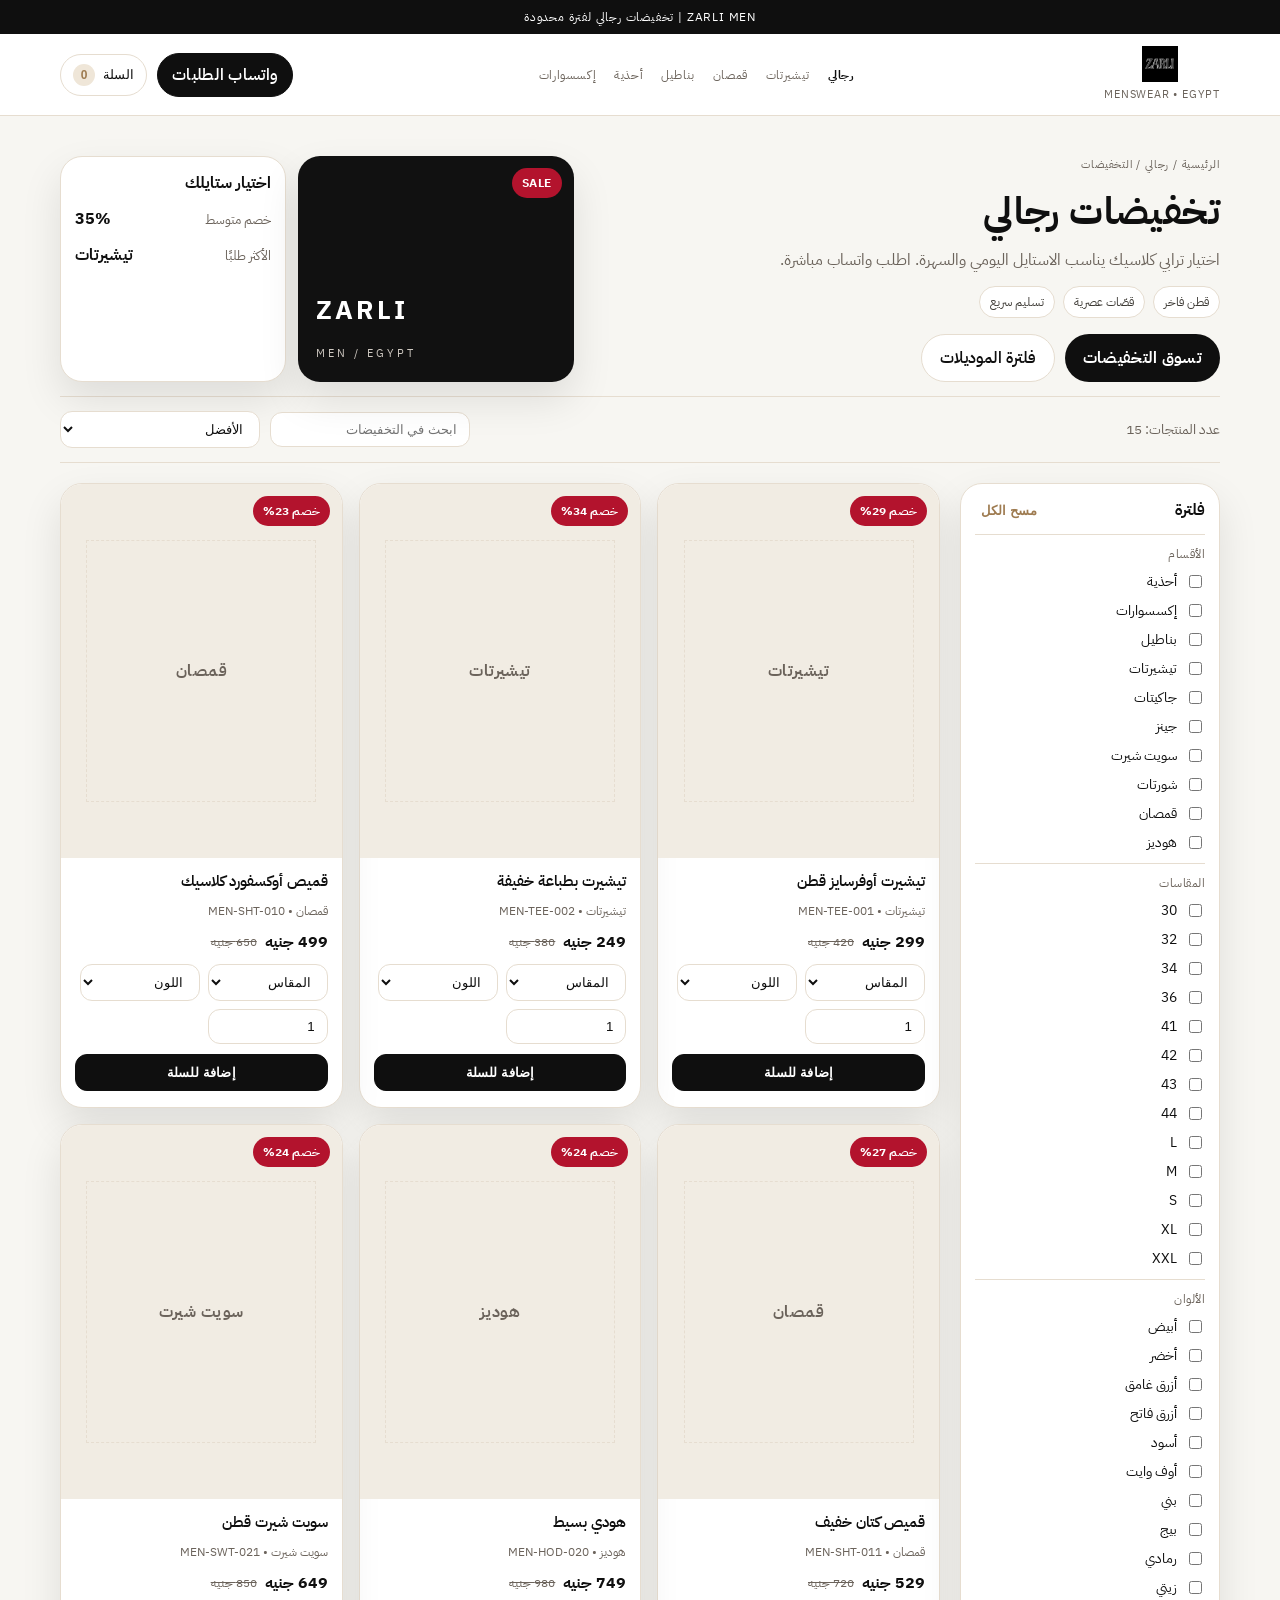
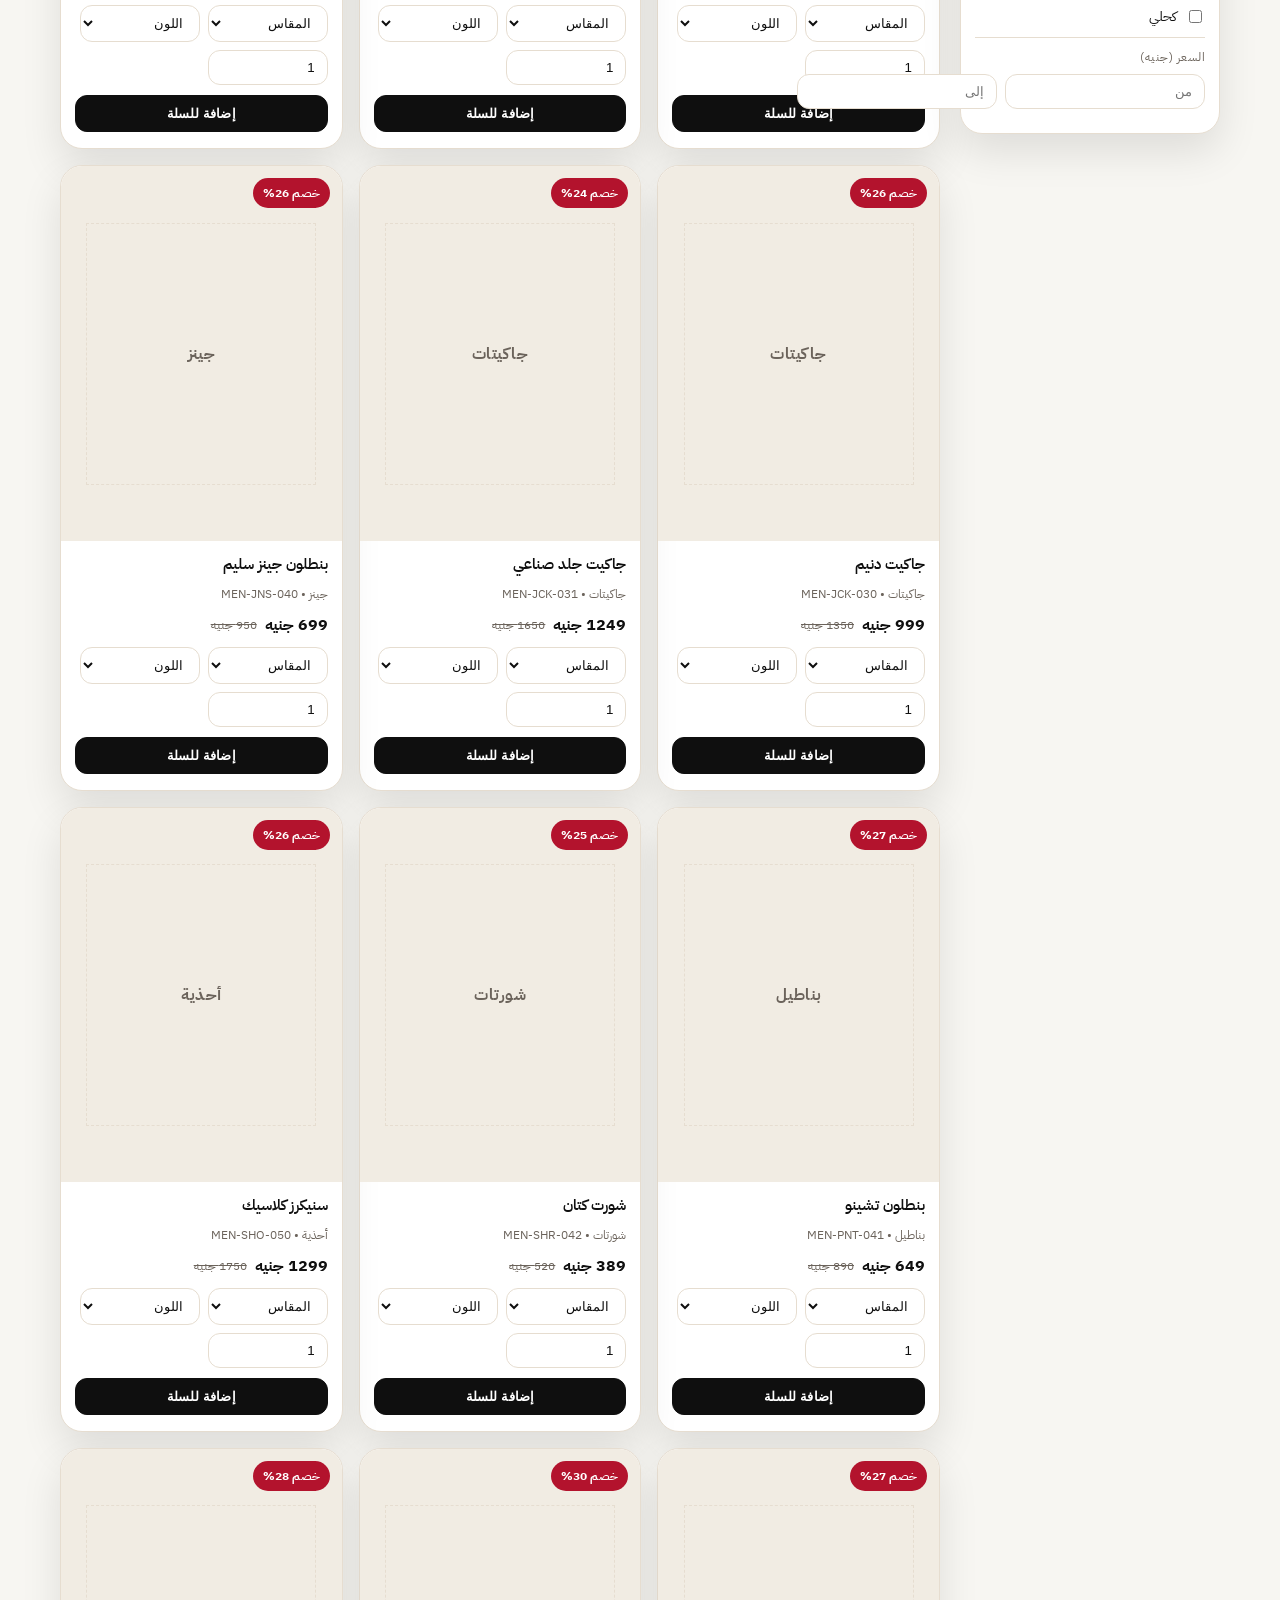
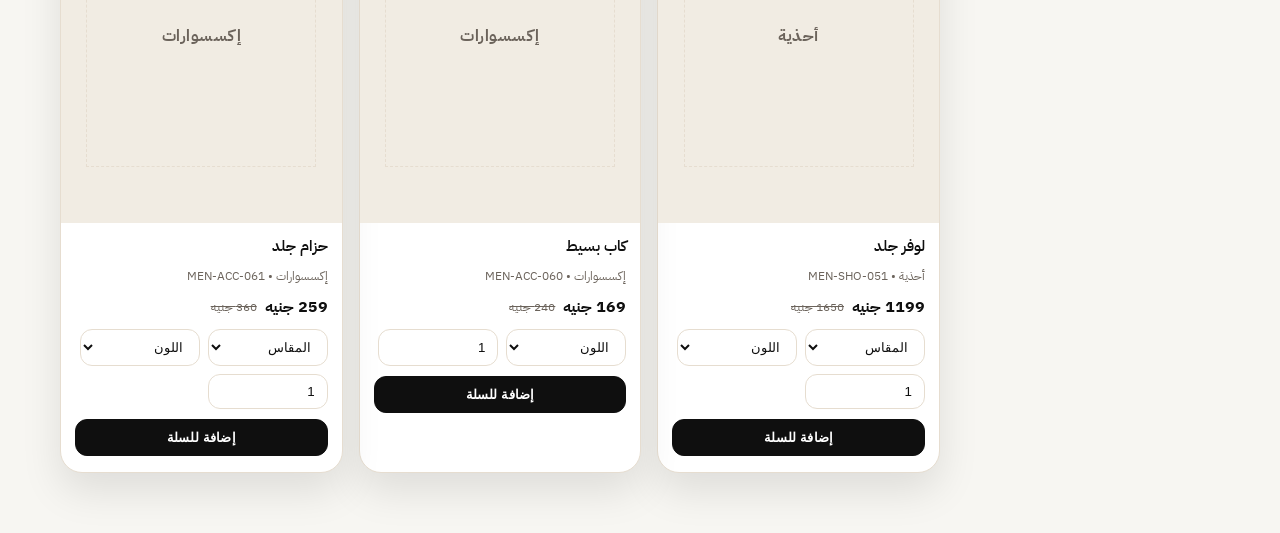
<file: index.html>
﻿<!doctype html>
<html lang="ar" dir="rtl">
  <head>
    <meta charset="utf-8" />
    <meta name="viewport" content="width=device-width,initial-scale=1" />
    <title>ZARLI | تخفيضات رجالي</title>
    <link rel="stylesheet" href="styles.css" />
  </head>
  <body>
    <div class="announcement">ZARLI MEN | تخفيضات رجالي لفترة محدودة</div>

    <header class="siteHeader">
      <div class="headerInner">
        <a class="brand" href="#" aria-label="Zarli">
          <img src="assets/logo.png" alt="ZARLI" />
          <span class="brandTag">Menswear • Egypt</span>
        </a>
        <nav class="nav">
          <a href="#" class="active">رجالي</a>
          <a href="#">تيشيرتات</a>
          <a href="#">قمصان</a>
          <a href="#">بناطيل</a>
          <a href="#">أحذية</a>
          <a href="#">إكسسوارات</a>
        </nav>
        <div class="actions">
          <a class="whatsBtn" href="https://wa.me/201121770453" target="_blank" rel="noopener">
            واتساب الطلبات
          </a>
          <button id="cartBtn" class="cartBtn" type="button" aria-haspopup="dialog" aria-controls="cartDialog">
            السلة <span id="cartCount" class="badge">0</span>
          </button>
        </div>
      </div>
    </header>

    <main class="page">
      <section class="hero">
        <div class="heroCopy">
          <div class="crumbs">الرئيسية / رجالي / التخفيضات</div>
          <h1>تخفيضات رجالي</h1>
          <p>اختيار ترابي كلاسيك يناسب الاستايل اليومي والسهرة. اطلب واتساب مباشرة.</p>
          <div class="heroPills">
            <span class="pill">قطن فاخر</span>
            <span class="pill">قصّات عصرية</span>
            <span class="pill">تسليم سريع</span>
          </div>
          <div class="heroActions">
            <a class="heroBtn" href="#grid">تسوق التخفيضات</a>
            <a class="heroGhost" href="#filtersPanel">فلترة الموديلات</a>
          </div>
        </div>
        <div class="heroVisual">
          <div class="heroPanel">
            <div class="heroBadge">SALE</div>
            <div class="heroWord">ZARLI</div>
            <div class="heroLine">MEN / EGYPT</div>
          </div>
          <div class="heroCard">
            <div class="heroCardTitle">اختيار ستايلك</div>
            <div class="heroStat">
              <span>خصم متوسط</span>
              <strong>35%</strong>
            </div>
            <div class="heroStat">
              <span>الأكثر طلبًا</span>
              <strong>تيشيرتات</strong>
            </div>
          </div>
        </div>
      </section>

      <section class="toolbar">
        <div id="resultsCount" class="results">تحميل المنتجات...</div>
        <div class="toolbarRight">
          <input id="search" class="input" type="search" placeholder="ابحث في التخفيضات" />
          <select id="sort" class="input">
            <option value="featured">الأفضل</option>
            <option value="price-asc">السعر: الأقل للأعلى</option>
            <option value="price-desc">السعر: الأعلى للأقل</option>
            <option value="discount-desc">الأكبر خصمًا</option>
          </select>
        </div>
      </section>

      <div class="layout">
        <aside class="filters" id="filtersPanel">
          <div class="filterHeader">
            <div>فلترة</div>
            <button id="clearFilters" class="linkBtn" type="button">مسح الكل</button>
          </div>

          <div class="filterGroup">
            <div class="filterTitle">الأقسام</div>
            <div id="filterCategories" class="filterList"></div>
          </div>

          <div class="filterGroup">
            <div class="filterTitle">المقاسات</div>
            <div id="filterSizes" class="filterList"></div>
          </div>

          <div class="filterGroup">
            <div class="filterTitle">الألوان</div>
            <div id="filterColors" class="filterList"></div>
          </div>

          <div class="filterGroup">
            <div class="filterTitle">السعر (جنيه)</div>
            <div class="priceRange">
              <input id="priceMin" class="input" type="number" placeholder="من" />
              <input id="priceMax" class="input" type="number" placeholder="إلى" />
            </div>
          </div>
        </aside>

        <section class="catalog">
          <div id="grid" class="grid" aria-live="polite"></div>
          <div id="empty" class="empty hidden">مفيش منتجات مطابقة للبحث.</div>
        </section>
      </div>
    </main>

    <dialog id="cartDialog" class="dialog">
      <form method="dialog" class="dialogInner" id="cartForm">
        <div class="dialogHeader">
          <div>
            <div class="dialogTitle">طلب واتساب</div>
            <div class="dialogSubtitle">راجع اختيارك قبل الإرسال</div>
          </div>
          <button class="iconBtn" value="cancel" aria-label="إغلاق">✕</button>
        </div>

        <div id="cartItems" class="cartItems"></div>

        <div class="checkout">
          <div class="checkoutTitle">بيانات العميل</div>
          <div class="fields">
            <label class="field">
              <span>الاسم</span>
              <input id="name" class="input" autocomplete="name" required />
            </label>
            <label class="field">
              <span>الموبايل</span>
              <input id="phone" class="input" inputmode="tel" autocomplete="tel" required />
            </label>
            <label class="field full">
              <span>العنوان</span>
              <input id="address" class="input" autocomplete="street-address" required />
            </label>
            <label class="field full">
              <span>ملاحظات (اختياري)</span>
              <textarea id="notes" class="input" rows="3"></textarea>
            </label>
          </div>

          <div class="summary">
            <div>الإجمالي</div>
            <div id="cartTotal" class="totalValue">0 جنيه</div>
          </div>

          <div class="actionsRow">
            <button id="clearCart" class="btn secondary" type="button">تفريغ السلة</button>
            <button id="submitOrder" class="btn primary" type="submit">إرسال الطلب على واتساب</button>
          </div>
          <div id="status" class="status" role="status" aria-live="polite"></div>
        </div>
      </form>
    </dialog>

    <script src="app.js" defer></script>
  </body>
</html>
</file>
<file: styles.css>
﻿@import url("https://fonts.googleapis.com/css2?family=IBM+Plex+Sans+Arabic:wght@300;400;500;600;700&family=Playfair+Display:wght@400;600;700&display=swap");

:root{
  --bg:#f7f6f2;
  --ink:#0f0f0f;
  --ink-2:#3d3a35;
  --muted:#6b635b;
  --accent:#c2a377;
  --accent-dark:#9e7b50;
  --accent-soft:#efe6d8;
  --sale:#b3132d;
  --border:#e6ddd0;
  --card:#ffffff;
  --shadow: 0 18px 40px rgba(0,0,0,.10);
  --radius:22px;
  --font-body:"IBM Plex Sans Arabic", "Cairo", "Tajawal", sans-serif;
  --font-display:"Playfair Display", "IBM Plex Sans Arabic", serif;
}
*{box-sizing:border-box}
html,body{height:100%}
body{
  margin:0;
  font-family: var(--font-body);
  color:var(--ink);
  background: var(--bg);
}
a{color:inherit; text-decoration:none}
.hidden{display:none !important;}

.announcement{
  background:var(--ink);
  color:#fff;
  text-align:center;
  padding:8px 12px;
  font-size:12px;
  letter-spacing:.8px;
  text-transform:uppercase;
}

.siteHeader{
  background:#fff;
  border-bottom:1px solid var(--border);
  position:sticky; top:0; z-index:10;
}
.headerInner{
  max-width:1200px;
  margin:0 auto;
  padding:12px 20px;
  display:grid;
  grid-template-columns: auto 1fr auto;
  align-items:center;
  gap:16px;
}
.brand{
  display:flex; flex-direction:column;
  align-items:flex-start;
  gap:4px;
}
.brand img{
  width:120px;
  height:36px;
  object-fit:contain;
  display:block;
}
.brandTag{
  font-size:11px;
  letter-spacing:.8px;
  text-transform:uppercase;
  color:var(--muted);
}

.nav{
  display:flex;
  align-items:center;
  justify-content:center;
  gap:18px;
  font-size:12px;
  letter-spacing:.6px;
  text-transform:uppercase;
}
.nav a{color:var(--muted)}
.nav a.active{color:var(--ink); font-weight:700;}

.actions{display:flex; align-items:center; gap:10px; justify-content:flex-end;}

.whatsBtn{
  display:inline-flex; align-items:center; justify-content:center;
  padding:9px 14px;
  border-radius:999px;
  border:1px solid var(--ink);
  background:var(--ink);
  color:#fff;
  font-weight:600;
  letter-spacing:.3px;
}
.cartBtn{
  display:flex; align-items:center; gap:8px;
  padding:9px 12px;
  border-radius:999px;
  border:1px solid var(--border);
  background:var(--card);
  color:var(--ink);
  cursor:pointer;
}
.badge{
  min-width:22px; height:22px;
  padding:0 7px;
  border-radius:999px;
  display:grid; place-items:center;
  background:var(--accent-soft);
  color:var(--accent-dark);
  font-weight:700;
  font-size:12px;
}

.page{max-width:1200px; margin:0 auto; padding:22px 20px 60px;}
.hero{
  display:grid;
  grid-template-columns: 1.1fr .9fr;
  gap:18px;
  padding:18px 0 14px;
}
.heroCopy h1{
  margin:10px 0 8px;
  font-size:38px;
  letter-spacing:.4px;
  font-family: var(--font-display);
}
.crumbs{color:var(--muted); font-size:11px; letter-spacing:.8px; text-transform:uppercase;}
.heroCopy p{margin:0; color:var(--muted)}
.heroPills{display:flex; gap:8px; flex-wrap:wrap; margin:14px 0 0;}
.pill{
  border:1px solid var(--border);
  background:#fff;
  border-radius:999px;
  padding:6px 10px;
  font-size:12px;
  color:var(--ink-2);
}
.heroActions{margin-top:16px; display:flex; gap:10px; flex-wrap:wrap;}
.heroBtn{
  display:inline-flex; align-items:center; justify-content:center;
  padding:11px 18px;
  border-radius:999px;
  background:var(--ink);
  color:#fff;
  font-weight:700;
  letter-spacing:.3px;
}
.heroGhost{
  display:inline-flex; align-items:center; justify-content:center;
  padding:11px 18px;
  border-radius:999px;
  border:1px solid var(--border);
  background:#fff;
  color:var(--ink);
  font-weight:600;
}

.heroVisual{
  display:grid;
  grid-template-columns: 1.1fr .9fr;
  gap:12px;
}
.heroPanel{
  background:#111;
  border-radius:var(--radius);
  min-height:180px;
  position:relative;
  overflow:hidden;
  box-shadow: var(--shadow);
}
.heroBadge{
  position:absolute;
  top:12px; right:12px;
  background:var(--sale);
  color:#fff;
  padding:6px 10px;
  border-radius:999px;
  font-size:12px;
  font-weight:700;
  z-index:1;
  letter-spacing:.6px;
}
.heroWord{
  position:absolute;
  bottom:52px; left:18px;
  color:#fff;
  font-size:26px;
  letter-spacing:3px;
  font-weight:700;
  z-index:1;
}
.heroLine{
  position:absolute;
  bottom:20px; left:18px;
  color:#cfc9c2;
  font-size:11px;
  letter-spacing:3px;
  z-index:1;
}
.heroCard{
  background:#fff;
  border:1px solid var(--border);
  border-radius:var(--radius);
  padding:14px;
  box-shadow: var(--shadow);
  display:flex;
  flex-direction:column;
  gap:12px;
}
.heroCardTitle{font-weight:700;}
.heroStat{display:flex; align-items:center; justify-content:space-between; font-size:13px; color:var(--muted);}
.heroStat strong{color:var(--ink); font-size:16px;}

.toolbar{
  display:flex;
  align-items:center;
  justify-content:space-between;
  gap:16px;
  padding:14px 0;
  border-top:1px solid var(--border);
  border-bottom:1px solid var(--border);
}
.results{color:var(--muted); font-size:14px;}
.toolbarRight{display:flex; gap:10px; align-items:center; flex-wrap:wrap;}
.input{
  padding:9px 12px;
  border-radius:12px;
  border:1px solid var(--border);
  background:#fff;
  color:var(--ink);
  min-width:200px;
}

.layout{
  display:grid;
  grid-template-columns: 260px 1fr;
  gap:20px;
  margin-top:20px;
}
.filters{
  background:var(--card);
  border:1px solid var(--border);
  border-radius:var(--radius);
  padding:14px;
  box-shadow: var(--shadow);
  height:fit-content;
  position:sticky;
  top:120px;
}
.filterHeader{
  display:flex;
  align-items:center;
  justify-content:space-between;
  font-weight:700;
  margin-bottom:12px;
}
.linkBtn{
  border:none;
  background:none;
  color:var(--accent-dark);
  cursor:pointer;
  font-weight:600;
}
.filterGroup{padding:10px 0; border-top:1px solid var(--border);}
.filterGroup:first-of-type{border-top:none}
.filterTitle{font-size:12px; color:var(--muted); margin-bottom:8px; text-transform:uppercase; letter-spacing:.5px;}
.filterList{display:flex; flex-direction:column; gap:8px;}
.filterItem{display:flex; align-items:center; gap:8px; font-size:14px;}
.filterItem input{accent-color:var(--accent)}
.priceRange{display:grid; grid-template-columns:1fr 1fr; gap:8px;}

.catalog{min-width:0;}
.grid{
  display:grid;
  grid-template-columns: repeat(12, 1fr);
  gap:16px;
}
.productCard{
  grid-column: span 6;
  background:var(--card);
  border:1px solid var(--border);
  border-radius:var(--radius);
  overflow:hidden;
  box-shadow: var(--shadow);
  display:flex;
  flex-direction:column;
  transition: transform .2s ease, box-shadow .2s ease;
}
.productCard:hover{
  transform: translateY(-4px);
  box-shadow: 0 22px 40px rgba(0,0,0,.14);
}
@media (min-width: 980px){
  .productCard{grid-column: span 4;}
}

.media{
  position:relative;
  background:#f1ece3;
  aspect-ratio: 3 / 4;
  display:grid;
  place-items:center;
}
.media img{
  width:100%; height:100%; object-fit:cover; display:block;
}
.media .placeholder{
  width:82%; height:70%;
  border:1px dashed var(--border);
  display:grid; place-items:center;
  color:var(--muted);
  font-weight:700;
  letter-spacing:.5px;
  text-transform:uppercase;
}
.badgeSale{
  position:absolute;
  top:12px; right:12px;
  background:var(--sale);
  color:#fff;
  padding:6px 10px;
  border-radius:999px;
  font-size:12px;
  font-weight:700;
}

.cardBody{padding:12px 14px 16px; display:flex; flex-direction:column; gap:10px;}
.cardTitle{font-weight:600; font-size:15px;}
.cardMeta{color:var(--muted); font-size:12px;}
.priceRow{display:flex; align-items:center; gap:8px;}
.salePrice{font-weight:700;}
.oldPrice{color:var(--muted); text-decoration:line-through; font-size:12px;}

.options{display:flex; gap:8px; flex-wrap:wrap;}
.options .input{min-width:120px}
.addBtn{
  padding:10px 12px;
  border-radius:12px;
  border:1px solid var(--ink);
  background:var(--ink);
  color:#fff;
  cursor:pointer;
  font-weight:700;
  letter-spacing:.2px;
}

.empty{padding:24px; color:var(--muted)}

.dialog{
  border:none;
  padding:0;
  background:transparent;
  max-width:min(900px, 92vw);
  width:100%;
}
.dialog::backdrop{background: rgba(0,0,0,.45);}
.dialogInner{
  background:#fff;
  border-radius:20px;
  padding:16px;
}
.dialogHeader{
  display:flex;
  align-items:flex-start;
  justify-content:space-between;
  gap:10px;
  border-bottom:1px solid var(--border);
  padding-bottom:10px;
}
.dialogTitle{font-weight:700}
.dialogSubtitle{color:var(--muted); font-size:12px}
.iconBtn{
  border:1px solid var(--border);
  background:#fff;
  width:36px; height:36px;
  border-radius:10px;
  cursor:pointer;
}
.cartItems{display:flex; flex-direction:column; gap:10px; padding:12px 0; max-height: 35vh; overflow:auto;}
.cartItem{
  border:1px solid var(--border);
  border-radius:12px;
  padding:10px;
  display:flex;
  justify-content:space-between;
  gap:10px;
}
.cartItemTitle{font-weight:600}
.cartItemMeta{color:var(--muted); font-size:12px; margin-top:2px}
.cartItemRight{display:flex; align-items:center; gap:8px}
.mini{
  width:70px;
  padding:8px 10px;
  border-radius:10px;
  border:1px solid var(--border);
}
.checkout{border-top:1px solid var(--border); padding-top:12px;}
.checkoutTitle{font-weight:700; margin-bottom:10px}
.fields{display:grid; grid-template-columns: 1fr; gap:10px;}
@media (min-width: 720px){
  .fields{grid-template-columns: 1fr 1fr;}
  .field.full{grid-column: 1 / -1;}
}
.field span{display:block; color:var(--muted); font-size:12px; margin-bottom:6px}
textarea.input{resize:vertical}
.summary{display:flex; justify-content:space-between; align-items:center; padding:12px 0; font-weight:700;}
.totalValue{color:var(--accent-dark)}
.actionsRow{display:flex; gap:10px; flex-wrap:wrap;}
.btn{
  padding:10px 12px;
  border-radius:12px;
  border:1px solid var(--border);
  background:#fff;
  cursor:pointer;
  font-weight:600;
}
.btn.primary{background:var(--ink); color:#fff; border-color:var(--ink);}
.btn.secondary{color:var(--muted)}
.status{margin-top:8px; min-height:20px; color:var(--muted)}
.status.ok{color:#118a5b}
.status.err{color:var(--sale)}

@media (max-width: 980px){
  .nav{display:none}
  .hero{grid-template-columns:1fr}
  .heroVisual{grid-template-columns:1fr}
  .layout{grid-template-columns: 1fr;}
  .filters{position:static;}
  .productCard{grid-column: span 6;}
  .headerInner{grid-template-columns: 1fr; align-items:flex-start;}
  .actions{justify-content:flex-start}
}
@media (max-width: 680px){
  .toolbar{flex-direction:column; align-items:flex-start}
  .toolbarRight{width:100%}
  .input{width:100%}
  .productCard{grid-column: span 12;}
}

@media (prefers-reduced-motion: reduce){
  *{transition:none !important;}
}
</file>
